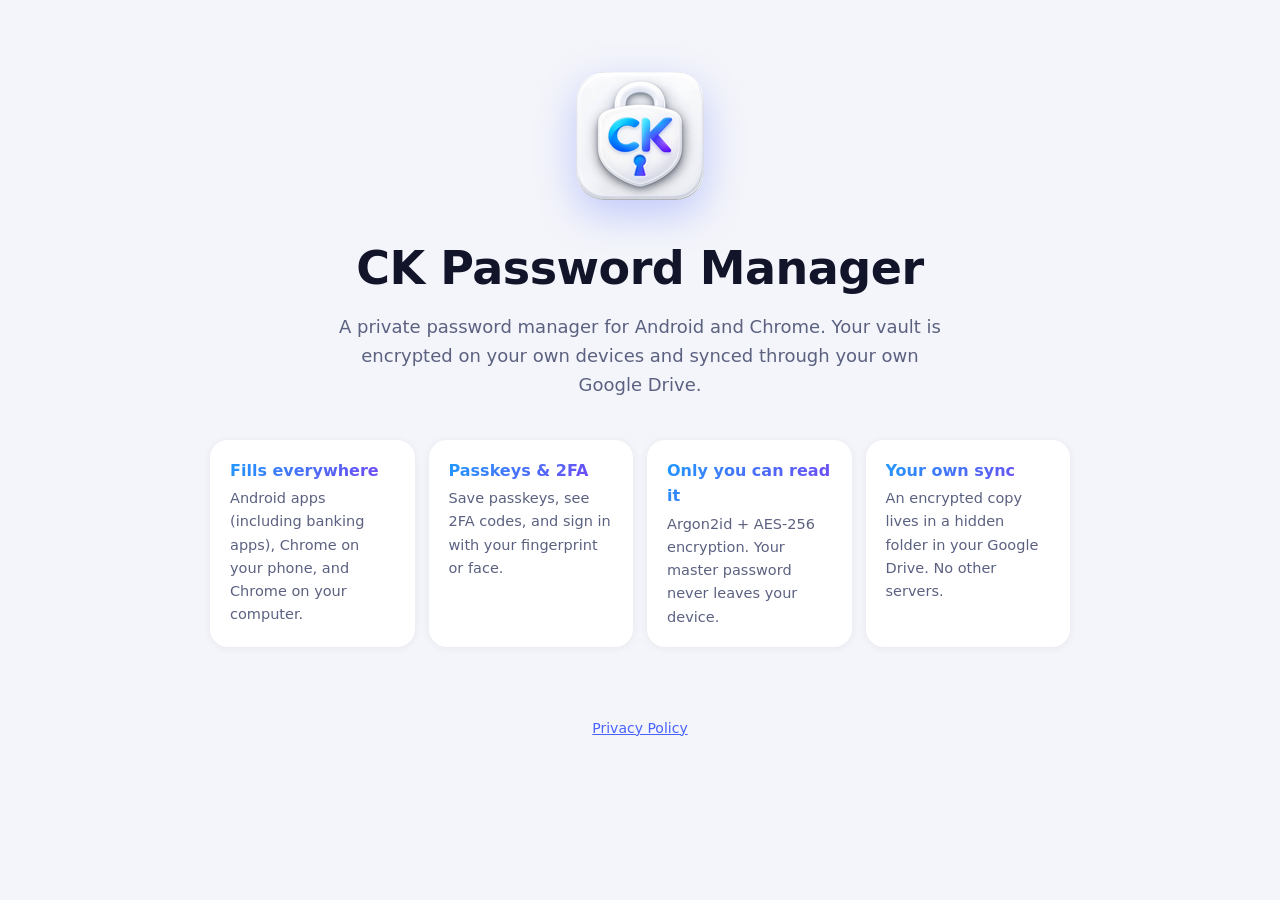
<file: index.html>
<!doctype html>
<html lang="en">
<head>
<meta charset="utf-8">
<meta name="viewport" content="width=device-width, initial-scale=1">
<title>CK Password Manager</title>
<meta name="description" content="A private password manager for Android and Chrome, synced through your own Google Drive.">
<link rel="icon" href="icon.png">
<link rel="stylesheet" href="style.css">
</head>
<body>
<main class="hero">
  <img class="logo" src="icon.png" alt="CK Password Manager icon">
  <h1>CK Password Manager</h1>
  <p class="lead">A private password manager for Android and Chrome. Your vault is encrypted on your own devices and synced through your own Google Drive.</p>
  <div class="grid">
    <div class="card"><h3>Fills everywhere</h3><p>Android apps (including banking apps), Chrome on your phone, and Chrome on your computer.</p></div>
    <div class="card"><h3>Passkeys & 2FA</h3><p>Save passkeys, see 2FA codes, and sign in with your fingerprint or face.</p></div>
    <div class="card"><h3>Only you can read it</h3><p>Argon2id + AES-256 encryption. Your master password never leaves your device.</p></div>
    <div class="card"><h3>Your own sync</h3><p>An encrypted copy lives in a hidden folder in your Google Drive. No other servers.</p></div>
  </div>
</main>
<footer><a href="privacy.html">Privacy Policy</a></footer>
</body>
</html>
</file>
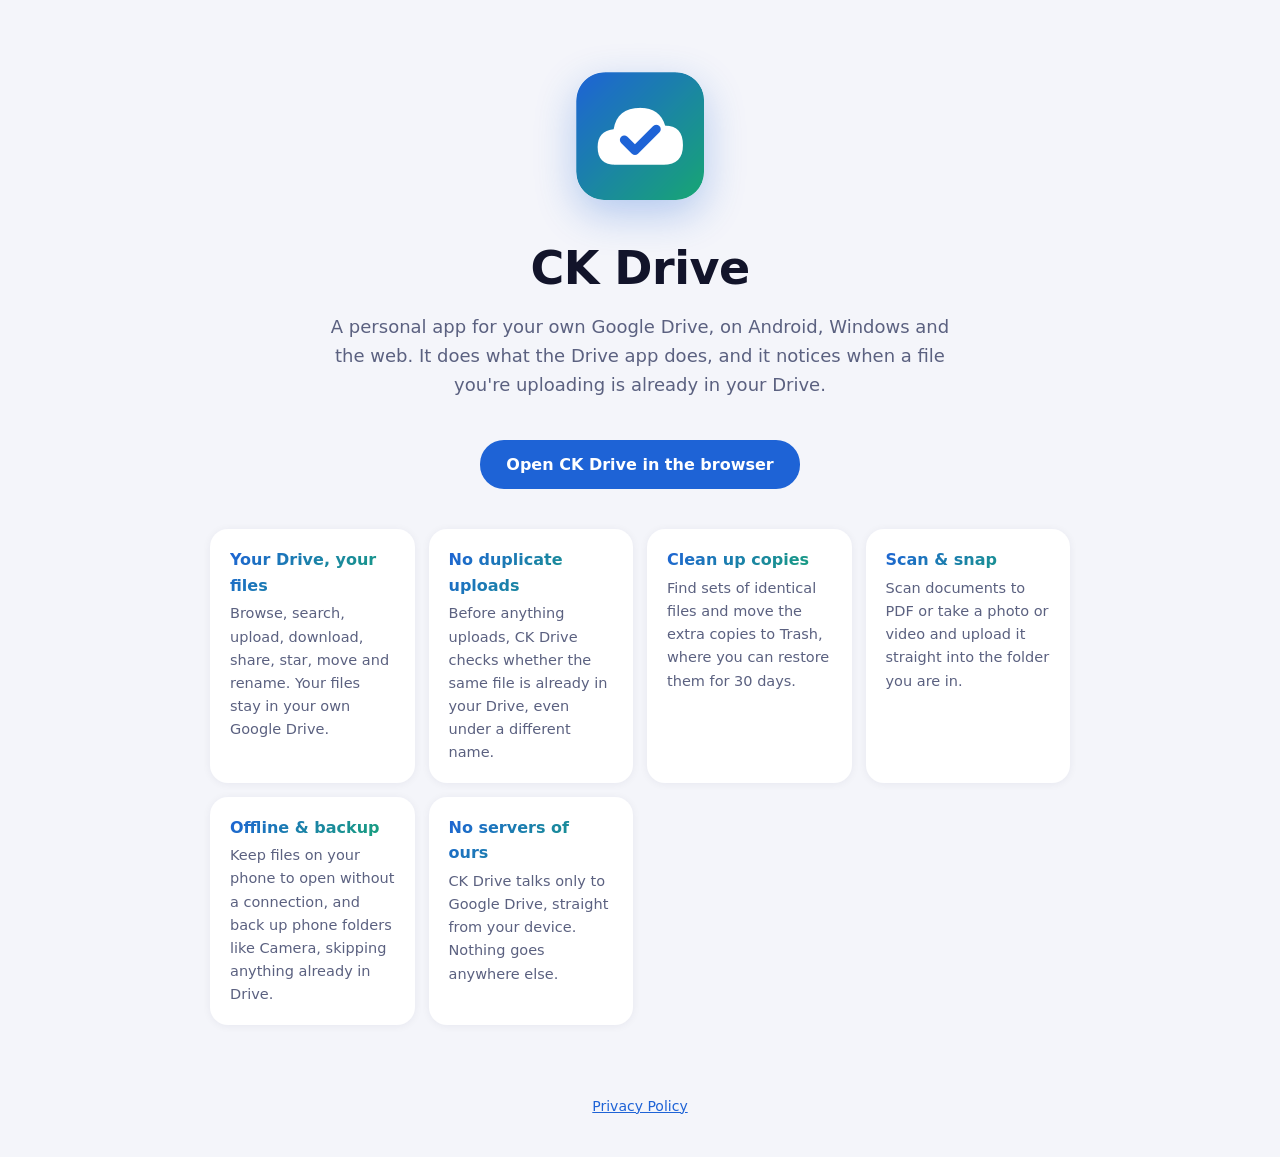
<file: ckdrive/index.html>
<!doctype html>
<html lang="en">
<head>
<meta charset="utf-8">
<meta name="viewport" content="width=device-width, initial-scale=1">
<title>CK Drive</title>
<meta name="description" content="A personal app for your own Google Drive, on Android, Windows and the web, that catches duplicate uploads.">
<link rel="icon" href="icon.png">
<link rel="stylesheet" href="style.css">
</head>
<body>
<main class="hero">
  <img class="logo" src="icon.png" alt="CK Drive icon">
  <h1>CK Drive</h1>
  <p class="lead">A personal app for your own Google Drive, on Android, Windows and the web. It does what the Drive app does, and it notices when a file you're uploading is already in your Drive.</p>
  <a class="cta" href="app/">Open CK Drive in the browser</a>
  <div class="grid">
    <div class="card"><h3>Your Drive, your files</h3><p>Browse, search, upload, download, share, star, move and rename. Your files stay in your own Google Drive.</p></div>
    <div class="card"><h3>No duplicate uploads</h3><p>Before anything uploads, CK Drive checks whether the same file is already in your Drive, even under a different name.</p></div>
    <div class="card"><h3>Clean up copies</h3><p>Find sets of identical files and move the extra copies to Trash, where you can restore them for 30 days.</p></div>
    <div class="card"><h3>Scan &amp; snap</h3><p>Scan documents to PDF or take a photo or video and upload it straight into the folder you are in.</p></div>
    <div class="card"><h3>Offline &amp; backup</h3><p>Keep files on your phone to open without a connection, and back up phone folders like Camera, skipping anything already in Drive.</p></div>
    <div class="card"><h3>No servers of ours</h3><p>CK Drive talks only to Google Drive, straight from your device. Nothing goes anywhere else.</p></div>
  </div>
</main>
<footer><a href="privacy.html">Privacy Policy</a></footer>
</body>
</html>
</file>
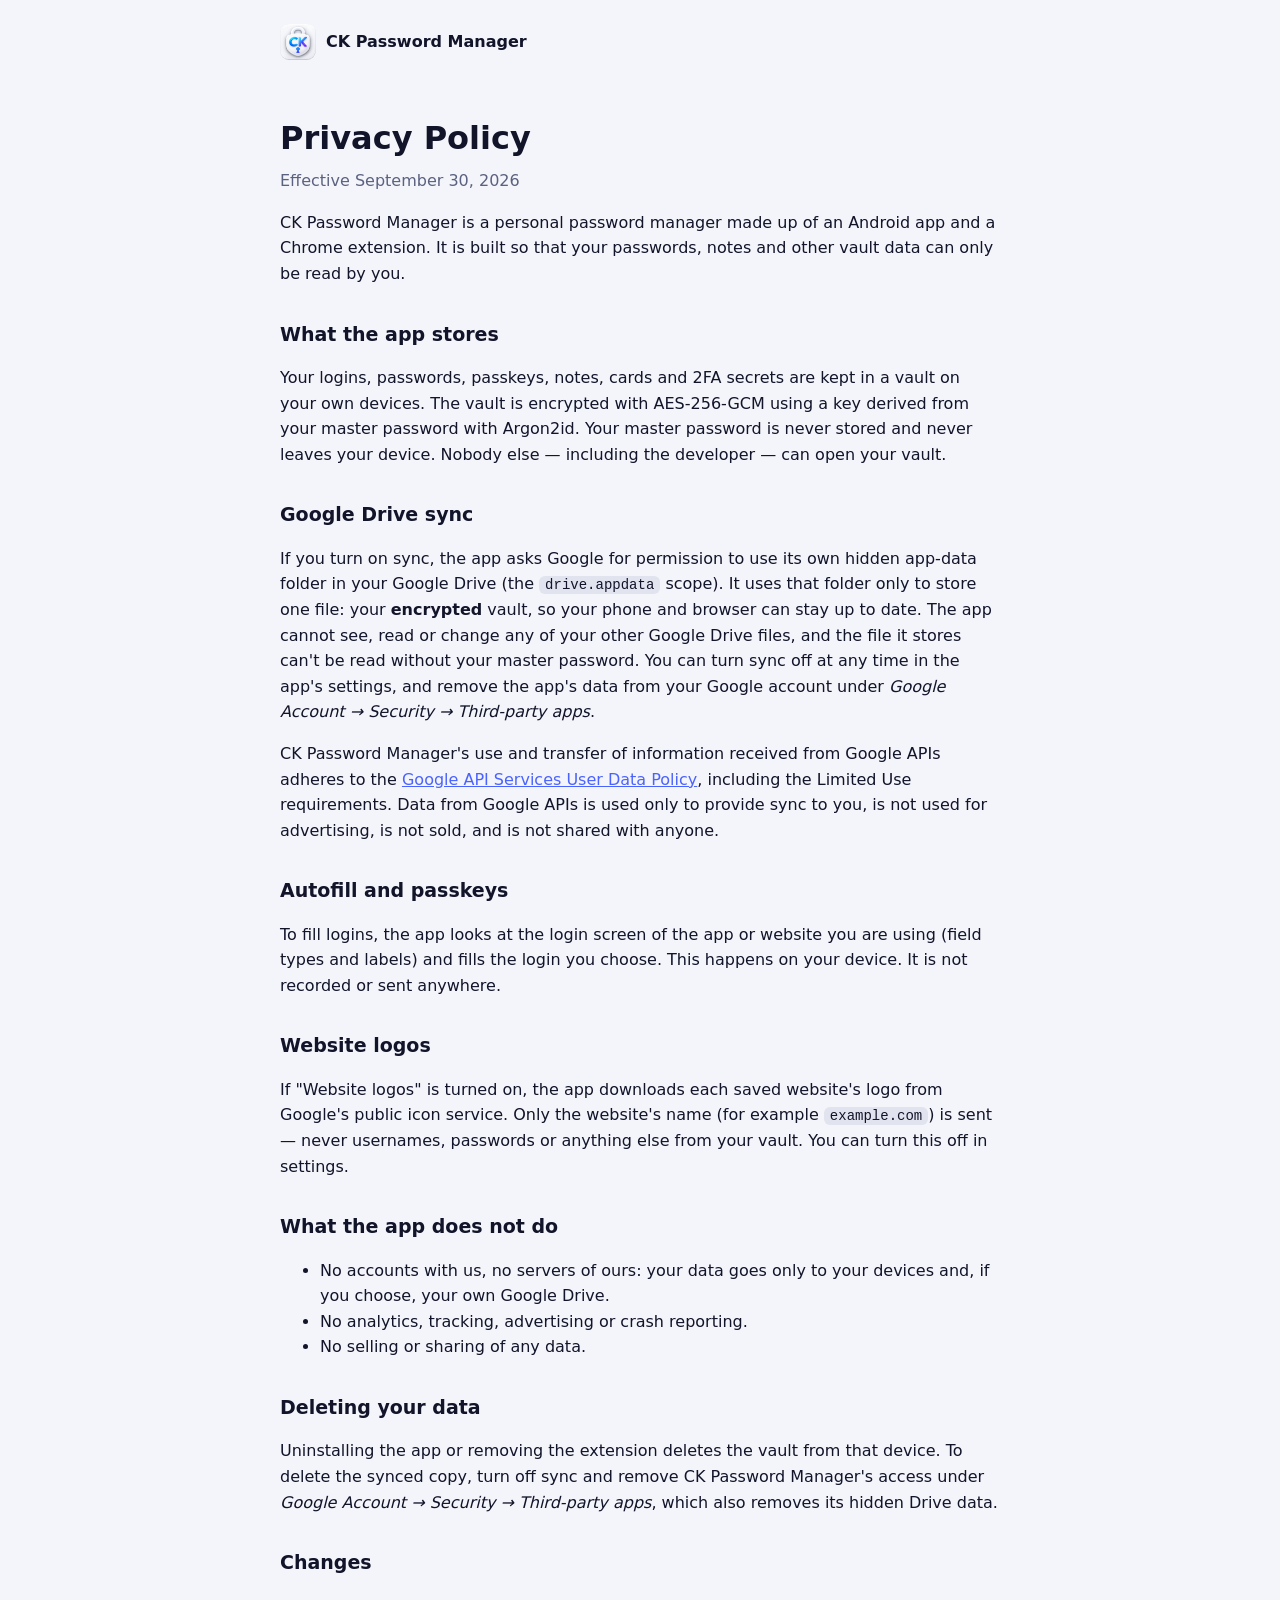
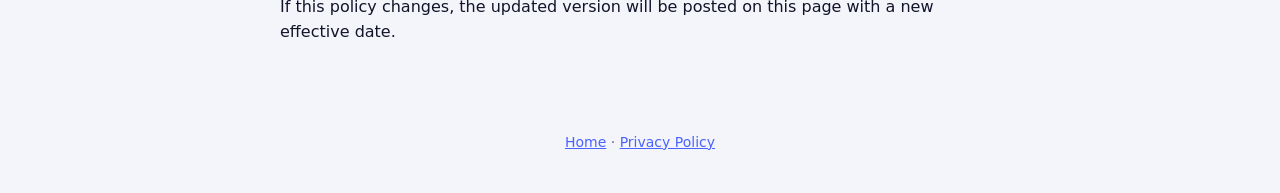
<file: privacy.html>
<!doctype html>
<html lang="en">
<head>
<meta charset="utf-8">
<meta name="viewport" content="width=device-width, initial-scale=1">
<title>Privacy Policy – CK Password Manager</title>
<link rel="icon" href="icon.png">
<link rel="stylesheet" href="style.css">
</head>
<body>
<header><a href="./"><img src="icon.png" alt=""><span>CK Password Manager</span></a></header>
<main class="doc">
<h1>Privacy Policy</h1>
<p class="muted">Effective September 30, 2026</p>

<p>CK Password Manager is a personal password manager made up of an Android app and a Chrome extension. It is built so that your passwords, notes and other vault data can only be read by you.</p>

<h2>What the app stores</h2>
<p>Your logins, passwords, passkeys, notes, cards and 2FA secrets are kept in a vault on your own devices. The vault is encrypted with AES-256-GCM using a key derived from your master password with Argon2id. Your master password is never stored and never leaves your device. Nobody else — including the developer — can open your vault.</p>

<h2>Google Drive sync</h2>
<p>If you turn on sync, the app asks Google for permission to use its own hidden app-data folder in your Google Drive (the <code>drive.appdata</code> scope). It uses that folder only to store one file: your <strong>encrypted</strong> vault, so your phone and browser can stay up to date. The app cannot see, read or change any of your other Google Drive files, and the file it stores can't be read without your master password. You can turn sync off at any time in the app's settings, and remove the app's data from your Google account under <em>Google Account → Security → Third-party apps</em>.</p>
<p>CK Password Manager's use and transfer of information received from Google APIs adheres to the <a href="https://developers.google.com/terms/api-services-user-data-policy">Google API Services User Data Policy</a>, including the Limited Use requirements. Data from Google APIs is used only to provide sync to you, is not used for advertising, is not sold, and is not shared with anyone.</p>

<h2>Autofill and passkeys</h2>
<p>To fill logins, the app looks at the login screen of the app or website you are using (field types and labels) and fills the login you choose. This happens on your device. It is not recorded or sent anywhere.</p>

<h2>Website logos</h2>
<p>If "Website logos" is turned on, the app downloads each saved website's logo from Google's public icon service. Only the website's name (for example <code>example.com</code>) is sent — never usernames, passwords or anything else from your vault. You can turn this off in settings.</p>

<h2>What the app does not do</h2>
<ul>
<li>No accounts with us, no servers of ours: your data goes only to your devices and, if you choose, your own Google Drive.</li>
<li>No analytics, tracking, advertising or crash reporting.</li>
<li>No selling or sharing of any data.</li>
</ul>

<h2>Deleting your data</h2>
<p>Uninstalling the app or removing the extension deletes the vault from that device. To delete the synced copy, turn off sync and remove CK Password Manager's access under <em>Google Account → Security → Third-party apps</em>, which also removes its hidden Drive data.</p>

<h2>Changes</h2>
<p>If this policy changes, the updated version will be posted on this page with a new effective date.</p>
</main>
<footer><a href="./">Home</a> · <a href="privacy.html">Privacy Policy</a></footer>
</body>
</html>
</file>
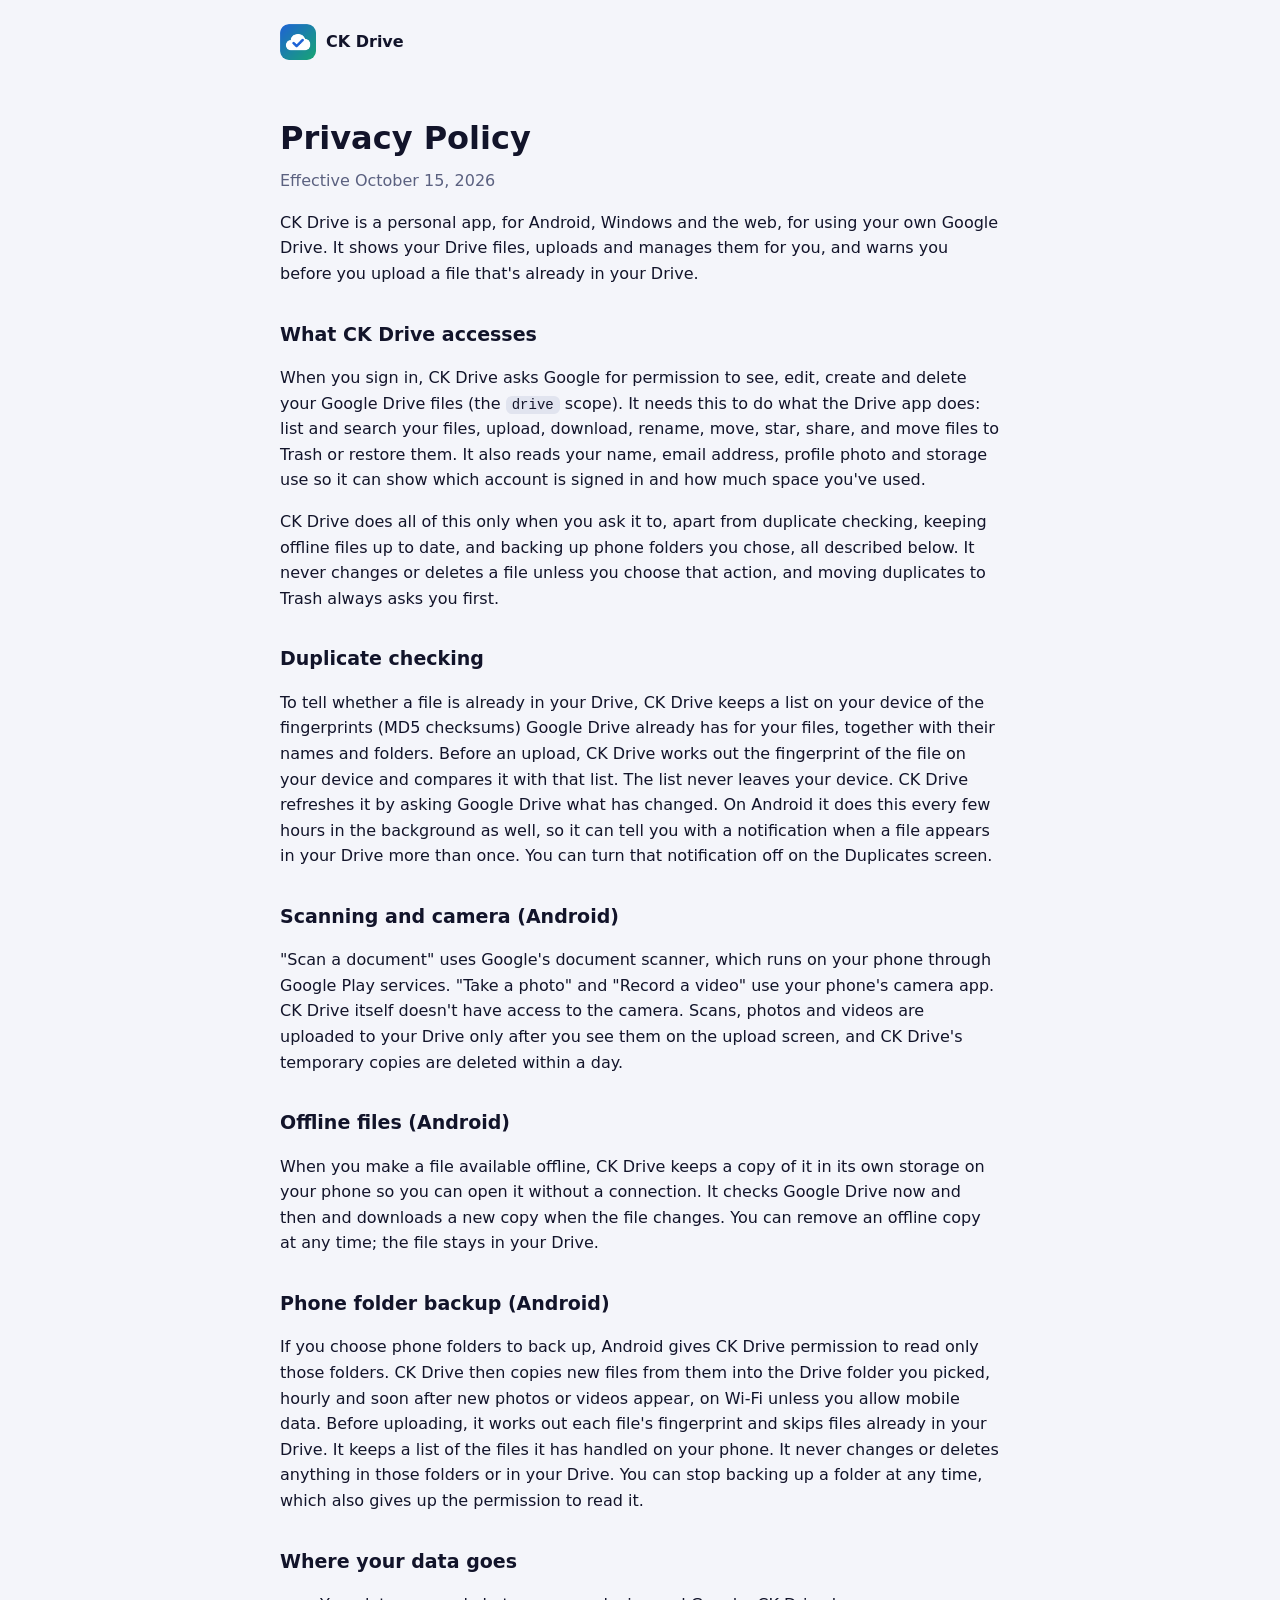
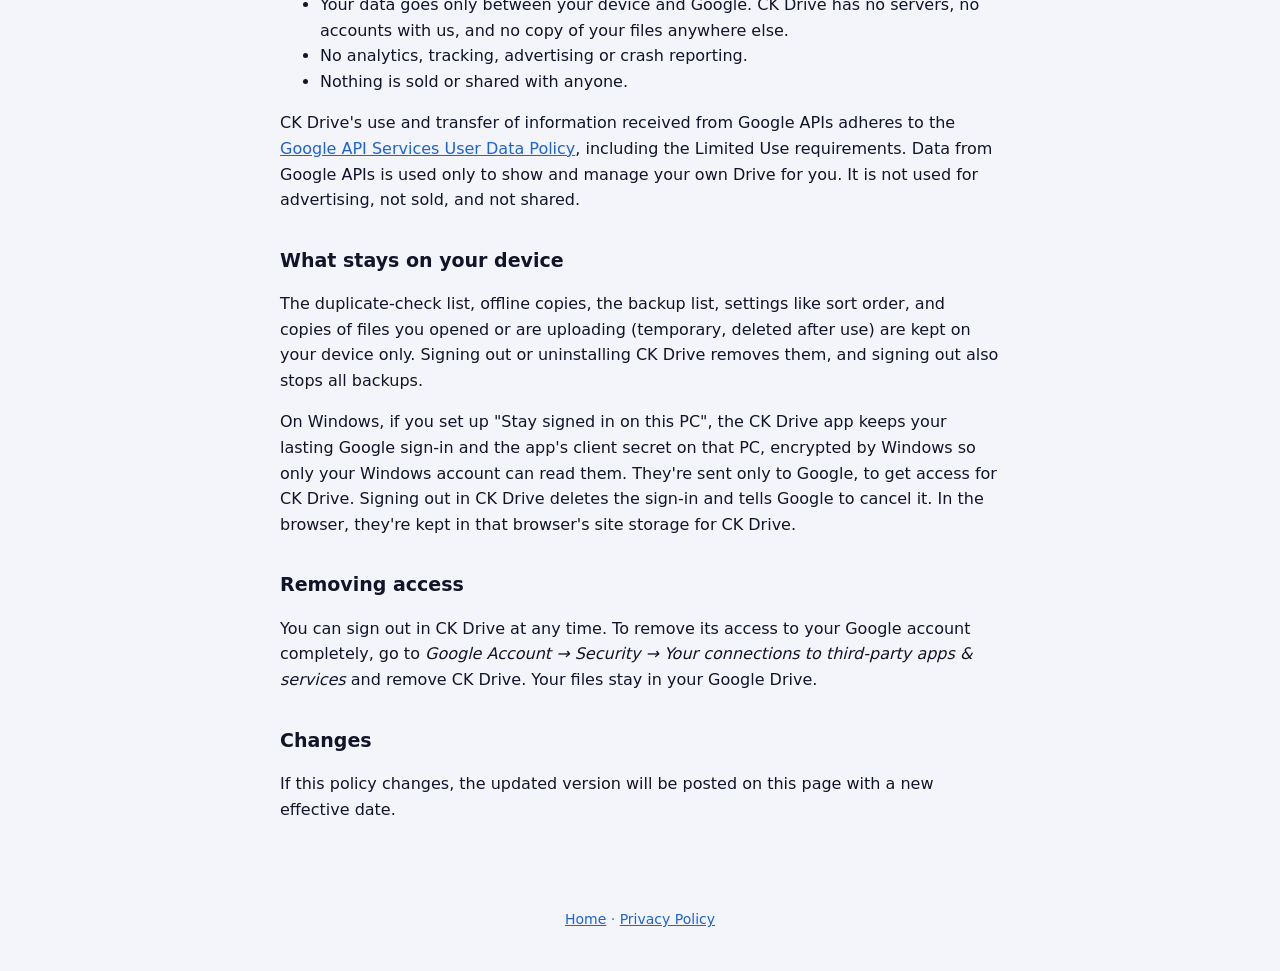
<file: ckdrive/privacy.html>
<!doctype html>
<html lang="en">
<head>
<meta charset="utf-8">
<meta name="viewport" content="width=device-width, initial-scale=1">
<title>Privacy Policy – CK Drive</title>
<link rel="icon" href="icon.png">
<link rel="stylesheet" href="style.css">
</head>
<body>
<header><a href="./"><img src="icon.png" alt=""><span>CK Drive</span></a></header>
<main class="doc">
<h1>Privacy Policy</h1>
<p class="muted">Effective October 15, 2026</p>

<p>CK Drive is a personal app, for Android, Windows and the web, for using your own Google Drive. It shows your Drive files, uploads and manages them for you, and warns you before you upload a file that's already in your Drive.</p>

<h2>What CK Drive accesses</h2>
<p>When you sign in, CK Drive asks Google for permission to see, edit, create and delete your Google Drive files (the <code>drive</code> scope). It needs this to do what the Drive app does: list and search your files, upload, download, rename, move, star, share, and move files to Trash or restore them. It also reads your name, email address, profile photo and storage use so it can show which account is signed in and how much space you've used.</p>
<p>CK Drive does all of this only when you ask it to, apart from duplicate checking, keeping offline files up to date, and backing up phone folders you chose, all described below. It never changes or deletes a file unless you choose that action, and moving duplicates to Trash always asks you first.</p>

<h2>Duplicate checking</h2>
<p>To tell whether a file is already in your Drive, CK Drive keeps a list on your device of the fingerprints (MD5 checksums) Google Drive already has for your files, together with their names and folders. Before an upload, CK Drive works out the fingerprint of the file on your device and compares it with that list. The list never leaves your device. CK Drive refreshes it by asking Google Drive what has changed. On Android it does this every few hours in the background as well, so it can tell you with a notification when a file appears in your Drive more than once. You can turn that notification off on the Duplicates screen.</p>

<h2>Scanning and camera (Android)</h2>
<p>"Scan a document" uses Google's document scanner, which runs on your phone through Google Play services. "Take a photo" and "Record a video" use your phone's camera app. CK Drive itself doesn't have access to the camera. Scans, photos and videos are uploaded to your Drive only after you see them on the upload screen, and CK Drive's temporary copies are deleted within a day.</p>

<h2>Offline files (Android)</h2>
<p>When you make a file available offline, CK Drive keeps a copy of it in its own storage on your phone so you can open it without a connection. It checks Google Drive now and then and downloads a new copy when the file changes. You can remove an offline copy at any time; the file stays in your Drive.</p>

<h2>Phone folder backup (Android)</h2>
<p>If you choose phone folders to back up, Android gives CK Drive permission to read only those folders. CK Drive then copies new files from them into the Drive folder you picked, hourly and soon after new photos or videos appear, on Wi-Fi unless you allow mobile data. Before uploading, it works out each file's fingerprint and skips files already in your Drive. It keeps a list of the files it has handled on your phone. It never changes or deletes anything in those folders or in your Drive. You can stop backing up a folder at any time, which also gives up the permission to read it.</p>

<h2>Where your data goes</h2>
<ul>
<li>Your data goes only between your device and Google. CK Drive has no servers, no accounts with us, and no copy of your files anywhere else.</li>
<li>No analytics, tracking, advertising or crash reporting.</li>
<li>Nothing is sold or shared with anyone.</li>
</ul>
<p>CK Drive's use and transfer of information received from Google APIs adheres to the <a href="https://developers.google.com/terms/api-services-user-data-policy">Google API Services User Data Policy</a>, including the Limited Use requirements. Data from Google APIs is used only to show and manage your own Drive for you. It is not used for advertising, not sold, and not shared.</p>

<h2>What stays on your device</h2>
<p>The duplicate-check list, offline copies, the backup list, settings like sort order, and copies of files you opened or are uploading (temporary, deleted after use) are kept on your device only. Signing out or uninstalling CK Drive removes them, and signing out also stops all backups.</p>
<p>On Windows, if you set up "Stay signed in on this PC", the CK Drive app keeps your lasting Google sign-in and the app's client secret on that PC, encrypted by Windows so only your Windows account can read them. They're sent only to Google, to get access for CK Drive. Signing out in CK Drive deletes the sign-in and tells Google to cancel it. In the browser, they're kept in that browser's site storage for CK Drive.</p>

<h2>Removing access</h2>
<p>You can sign out in CK Drive at any time. To remove its access to your Google account completely, go to <em>Google Account → Security → Your connections to third-party apps &amp; services</em> and remove CK Drive. Your files stay in your Google Drive.</p>

<h2>Changes</h2>
<p>If this policy changes, the updated version will be posted on this page with a new effective date.</p>
</main>
<footer><a href="./">Home</a> · <a href="privacy.html">Privacy Policy</a></footer>
</body>
</html>
</file>
<file: style.css>
:root { --bg: #f4f5fa; --card: #fff; --text: #12142a; --muted: #5b6180; --line: #e1e4ef; --link: #4a63ff; }
@media (prefers-color-scheme: dark) { :root { --bg: #0d0f1c; --card: #171a2d; --text: #e8eaf6; --muted: #a3a9c8; --line: #262a44; --link: #8ea2ff; } }
* { box-sizing: border-box; }
body { margin: 0; background: var(--bg); color: var(--text); font: 16px/1.6 system-ui, -apple-system, "Segoe UI", Roboto, sans-serif; }
a { color: var(--link); }
header { max-width: 760px; margin: 0 auto; padding: 24px 20px 0; }
header a { display: inline-flex; align-items: center; gap: 10px; color: var(--text); text-decoration: none; font-weight: 700; }
header img { width: 36px; height: 36px; border-radius: 9px; }
.hero { max-width: 900px; margin: 0 auto; padding: 72px 20px 40px; text-align: center; }
.hero .logo { width: 128px; height: 128px; border-radius: 28px; box-shadow: 0 14px 40px rgba(74, 99, 255, .3); }
.hero h1 { font-size: clamp(30px, 6vw, 46px); margin: 24px 0 8px; letter-spacing: -.5px; }
.lead { color: var(--muted); font-size: 18px; max-width: 620px; margin: 0 auto 40px; }
.grid { display: grid; grid-template-columns: repeat(auto-fit, minmax(190px, 1fr)); gap: 14px; text-align: left; }
.card { background: var(--card); border-radius: 18px; padding: 18px 20px; box-shadow: 0 1px 8px rgba(20, 24, 60, .06); }
.card h3 { margin: 0 0 4px; font-size: 16px; background: linear-gradient(135deg, #1e9bff, #7b3ff2); -webkit-background-clip: text; background-clip: text; color: transparent; }
.card p { margin: 0; color: var(--muted); font-size: 14.5px; }
.doc { max-width: 760px; margin: 0 auto; padding: 24px 20px 40px; }
.doc h1 { font-size: 32px; margin-bottom: 0; }
.doc h2 { font-size: 19px; margin-top: 32px; }
.muted { color: var(--muted); margin-top: 4px; }
code { background: var(--line); padding: 1px 6px; border-radius: 6px; font-size: 14px; }
footer { text-align: center; color: var(--muted); padding: 30px 20px 40px; font-size: 14px; }
</file>
<file: ckdrive/style.css>
:root { --bg: #f4f5fa; --card: #fff; --text: #12142a; --muted: #5b6180; --line: #e1e4ef; --link: #1e63d6; }
@media (prefers-color-scheme: dark) { :root { --bg: #0d0f1c; --card: #171a2d; --text: #e8eaf6; --muted: #a3a9c8; --line: #262a44; --link: #8ab4f8; } }
* { box-sizing: border-box; }
body { margin: 0; background: var(--bg); color: var(--text); font: 16px/1.6 system-ui, -apple-system, "Segoe UI", Roboto, sans-serif; }
a { color: var(--link); }
header { max-width: 760px; margin: 0 auto; padding: 24px 20px 0; }
header a { display: inline-flex; align-items: center; gap: 10px; color: var(--text); text-decoration: none; font-weight: 700; }
header img { width: 36px; height: 36px; border-radius: 9px; }
.hero { max-width: 900px; margin: 0 auto; padding: 72px 20px 40px; text-align: center; }
.hero .logo { width: 128px; height: 128px; border-radius: 28px; box-shadow: 0 14px 40px rgba(30, 99, 214, .3); }
.hero h1 { font-size: clamp(30px, 6vw, 46px); margin: 24px 0 8px; letter-spacing: -.5px; }
.lead { color: var(--muted); font-size: 18px; max-width: 620px; margin: 0 auto 40px; }
.grid { display: grid; grid-template-columns: repeat(auto-fit, minmax(190px, 1fr)); gap: 14px; text-align: left; }
.card { background: var(--card); border-radius: 18px; padding: 18px 20px; box-shadow: 0 1px 8px rgba(20, 24, 60, .06); }
.card h3 { margin: 0 0 4px; font-size: 16px; background: linear-gradient(135deg, #1e63d6, #17a673); -webkit-background-clip: text; background-clip: text; color: transparent; }
.card p { margin: 0; color: var(--muted); font-size: 14.5px; }
.doc { max-width: 760px; margin: 0 auto; padding: 24px 20px 40px; }
.doc h1 { font-size: 32px; margin-bottom: 0; }
.doc h2 { font-size: 19px; margin-top: 32px; }
.muted { color: var(--muted); margin-top: 4px; }
code { background: var(--line); padding: 1px 6px; border-radius: 6px; font-size: 14px; }
footer { text-align: center; color: var(--muted); padding: 30px 20px 40px; font-size: 14px; }
.cta { display: inline-block; margin: 0 0 40px; padding: 12px 26px; border-radius: 24px; background: #1e63d6; color: #fff; text-decoration: none; font-weight: 600; }
</file>
